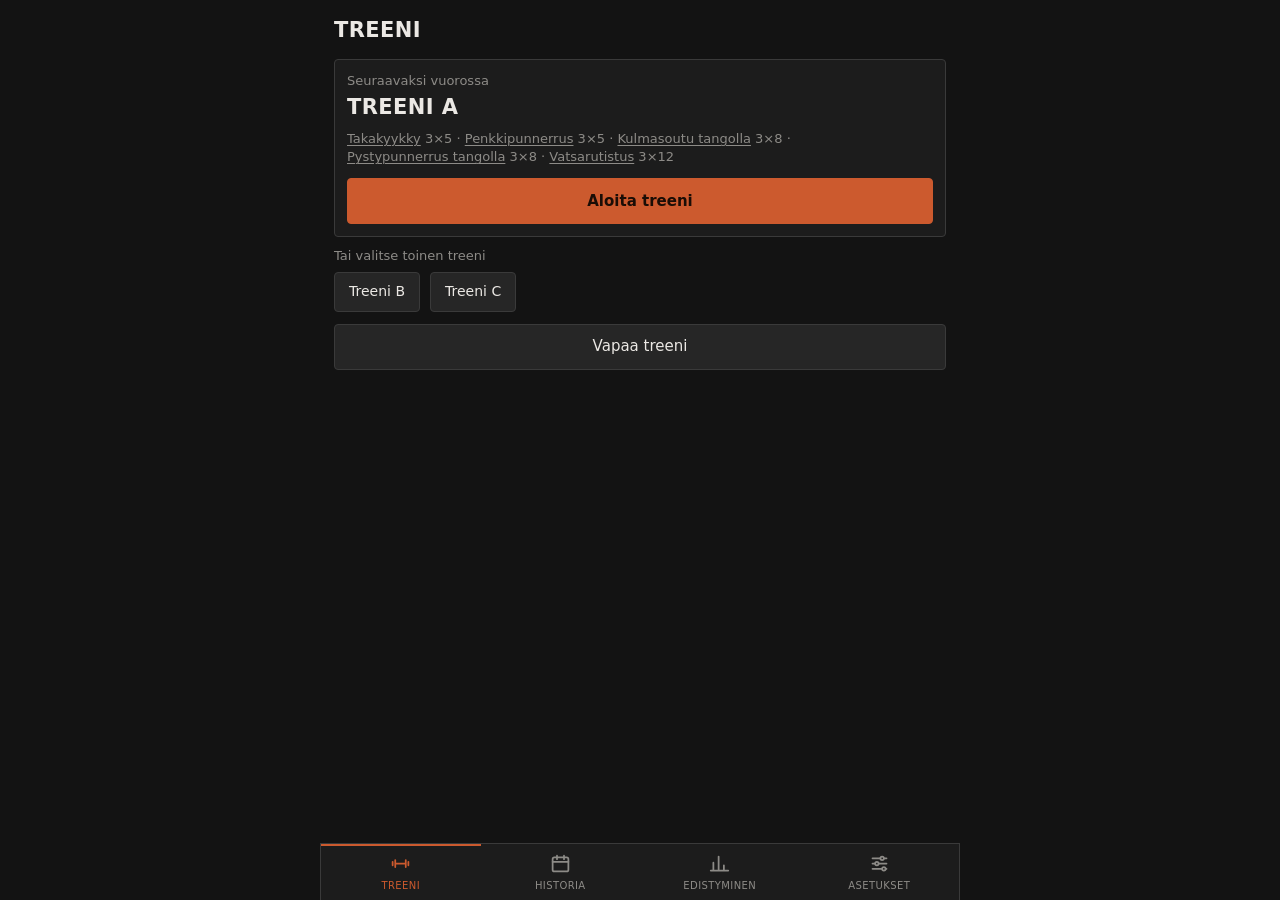
<file: index.html>
<!doctype html>
<html lang="fi">
<head>
  <meta charset="utf-8">
  <meta name="viewport" content="width=device-width,initial-scale=1,viewport-fit=cover">
  <meta name="theme-color" content="#0f1115">
  <meta name="mobile-web-app-capable" content="yes">
  <link rel="manifest" href="manifest.webmanifest">
  <link rel="icon" href="icons/icon-192.png">
  <link rel="apple-touch-icon" href="icons/icon-192.png">
  <title>Salitreeni</title>
  <link rel="stylesheet" href="styles.css">
</head>
<body>
  <main id="view"></main>
  <div id="rest" class="rest hidden"></div>
  <nav id="nav"></nav>
  <div id="modal-root"></div>
  <div id="toast" class="toast hidden"></div>
  <script type="module" src="js/app.js"></script>
</body>
</html>
</file>
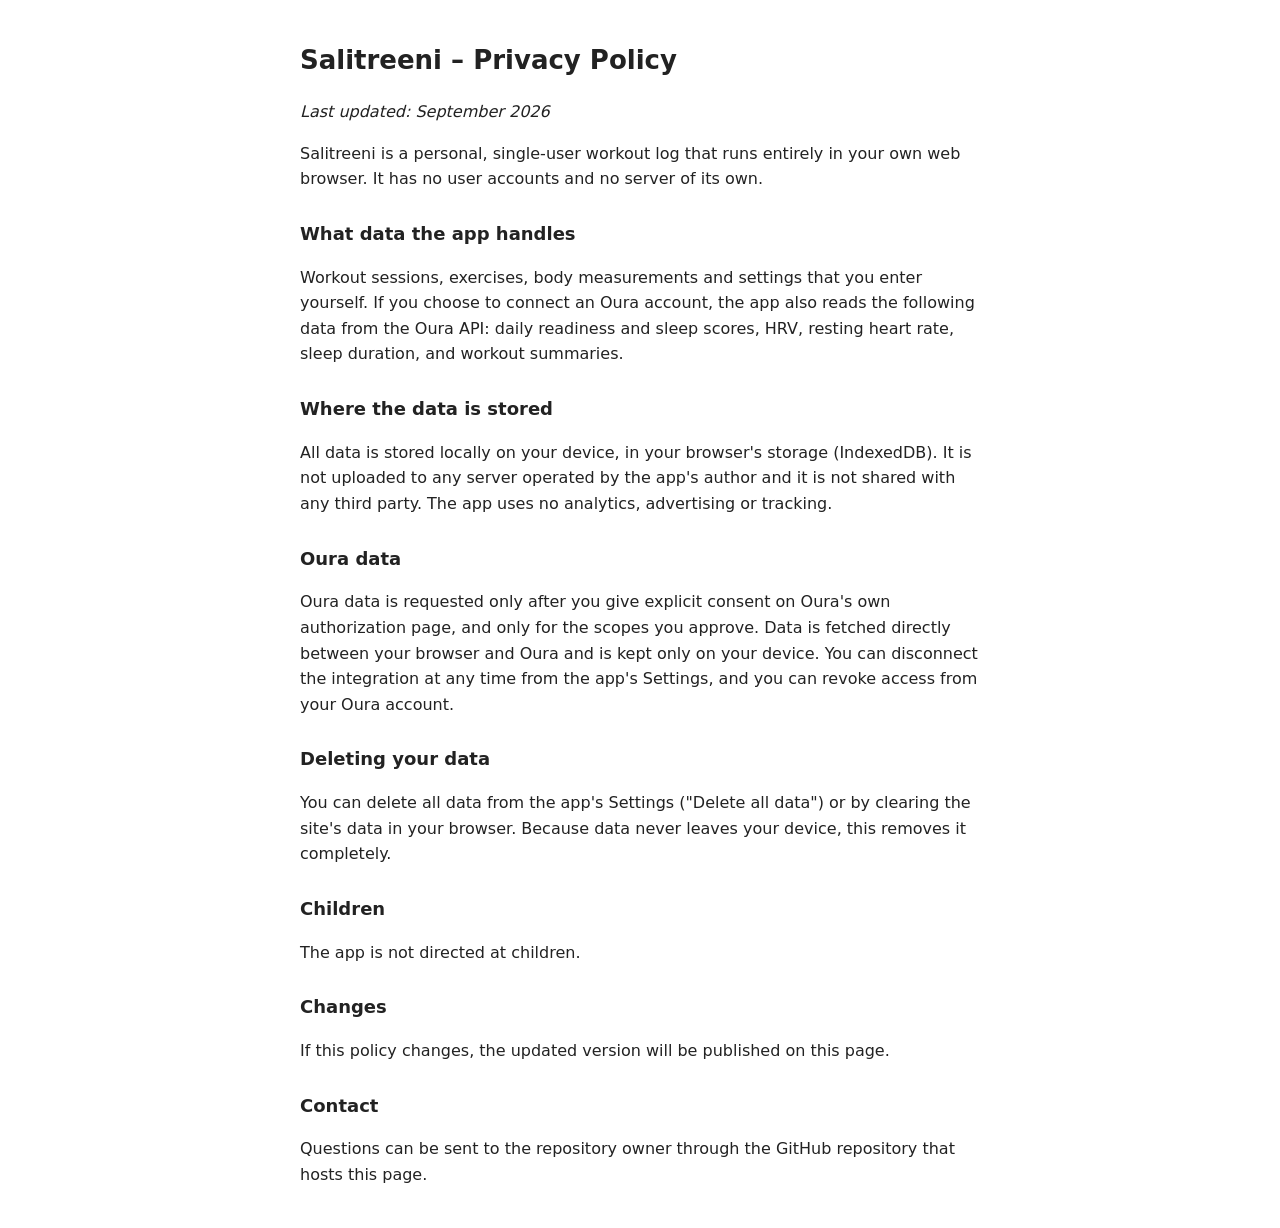
<file: privacy.html>
<!doctype html>
<html lang="en">
<head>
<meta charset="utf-8">
<meta name="viewport" content="width=device-width,initial-scale=1">
<title>Salitreeni – Privacy Policy</title>
<style>body{font:16px/1.6 system-ui,sans-serif;max-width:680px;margin:40px auto;padding:0 16px;color:#222}h1{font-size:26px}h2{font-size:18px;margin-top:28px}</style>
</head>
<body>
<h1>Salitreeni – Privacy Policy</h1>
<p><em>Last updated: September 2026</em></p>

<p>Salitreeni is a personal, single-user workout log that runs entirely in your own web browser. It has no user accounts and no server of its own.</p>

<h2>What data the app handles</h2>
<p>Workout sessions, exercises, body measurements and settings that you enter yourself. If you choose to connect an Oura account, the app also reads the following data from the Oura API: daily readiness and sleep scores, HRV, resting heart rate, sleep duration, and workout summaries.</p>

<h2>Where the data is stored</h2>
<p>All data is stored locally on your device, in your browser's storage (IndexedDB). It is not uploaded to any server operated by the app's author and it is not shared with any third party. The app uses no analytics, advertising or tracking.</p>

<h2>Oura data</h2>
<p>Oura data is requested only after you give explicit consent on Oura's own authorization page, and only for the scopes you approve. Data is fetched directly between your browser and Oura and is kept only on your device. You can disconnect the integration at any time from the app's Settings, and you can revoke access from your Oura account.</p>

<h2>Deleting your data</h2>
<p>You can delete all data from the app's Settings ("Delete all data") or by clearing the site's data in your browser. Because data never leaves your device, this removes it completely.</p>

<h2>Children</h2>
<p>The app is not directed at children.</p>

<h2>Changes</h2>
<p>If this policy changes, the updated version will be published on this page.</p>

<h2>Contact</h2>
<p>Questions can be sent to the repository owner through the GitHub repository that hosts this page.</p>
</body>
</html>
</file>
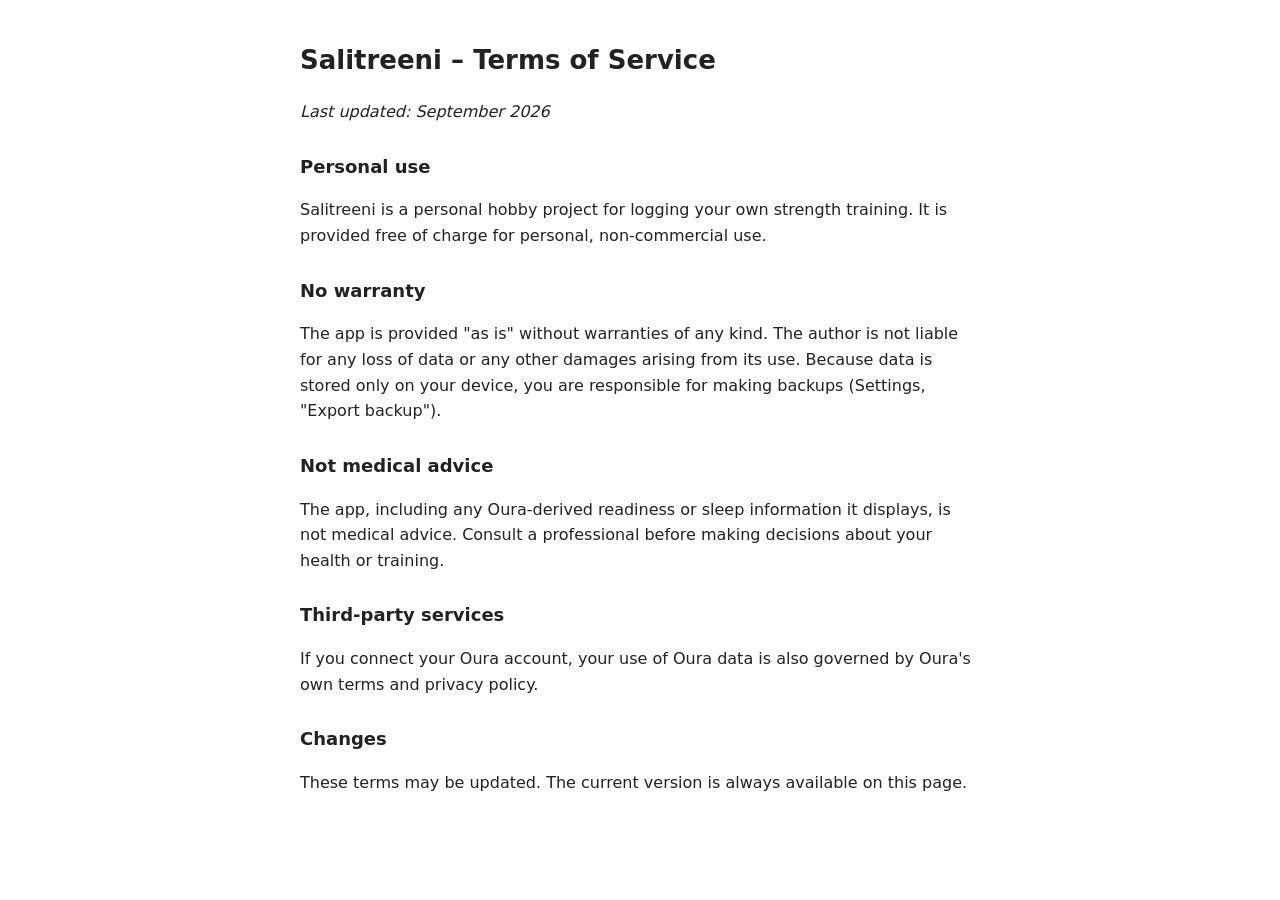
<file: terms.html>
<!doctype html>
<html lang="en">
<head>
<meta charset="utf-8">
<meta name="viewport" content="width=device-width,initial-scale=1">
<title>Salitreeni – Terms of Service</title>
<style>body{font:16px/1.6 system-ui,sans-serif;max-width:680px;margin:40px auto;padding:0 16px;color:#222}h1{font-size:26px}h2{font-size:18px;margin-top:28px}</style>
</head>
<body>
<h1>Salitreeni – Terms of Service</h1>
<p><em>Last updated: September 2026</em></p>

<h2>Personal use</h2>
<p>Salitreeni is a personal hobby project for logging your own strength training. It is provided free of charge for personal, non-commercial use.</p>

<h2>No warranty</h2>
<p>The app is provided "as is" without warranties of any kind. The author is not liable for any loss of data or any other damages arising from its use. Because data is stored only on your device, you are responsible for making backups (Settings, "Export backup").</p>

<h2>Not medical advice</h2>
<p>The app, including any Oura-derived readiness or sleep information it displays, is not medical advice. Consult a professional before making decisions about your health or training.</p>

<h2>Third-party services</h2>
<p>If you connect your Oura account, your use of Oura data is also governed by Oura's own terms and privacy policy.</p>

<h2>Changes</h2>
<p>These terms may be updated. The current version is always available on this page.</p>
</body>
</html>
</file>
<file: styles.css>
:root {
  /* "Rauta": teollinen harmaaskaala + yksi ruskeanpunainen (hapettuneen raudan) korostusväri.
     Kulta/messinki (--gold) ja punainen (--danger) ovat omia merkityksiään (ennätys / vaarallinen
     toiminto), eivät kilpaile korostusvärin kanssa. */
  --bg: #131313;
  --card: #1c1c1c;
  --card2: #262626;
  --line: #3a3a3a;
  --text: #ebe8e4;
  --muted: #8d8b87;
  --accent: #cc5a2e;
  --accent-ink: #1a0d06;
  --danger: #c3423b;
  --gold: #b6902c;
  --nav-h: 56px;
  --radius: 4px;
  --radius-lg: 10px;
}
* { box-sizing: border-box; -webkit-tap-highlight-color: transparent; }
html, body { margin: 0; background: var(--bg); color: var(--text); font: 14px/1.4 system-ui, -apple-system, 'Segoe UI', Roboto, sans-serif; }
body { overscroll-behavior-y: contain; }
main { padding: 12px 14px calc(var(--nav-h) + 80px + env(safe-area-inset-bottom)); max-width: 640px; margin: 0 auto; }
h1 { font-size: 21px; font-weight: 800; letter-spacing: 0.02em; text-transform: uppercase; margin: 4px 0 14px; }
h2 { font-size: 14px; font-weight: 800; letter-spacing: 0.06em; text-transform: uppercase; margin: 20px 0 8px; }
h3 { font-size: 11px; font-weight: 700; letter-spacing: 0.08em; text-transform: uppercase; color: var(--muted); margin: 0; }
.muted { color: var(--muted); }
.small { font-size: 13px; }
.hidden { display: none !important; }

.card { background: var(--card); border: 1px solid var(--line); border-radius: var(--radius); padding: 12px; margin-bottom: 10px; }
.row { display: flex; align-items: center; gap: 10px; }
.row.between { justify-content: space-between; }
.row.wrap { flex-wrap: wrap; }
.grow { flex: 1; min-width: 0; }
.stack > * + * { margin-top: 10px; }

button, .btn {
  font: inherit; color: var(--text); background: var(--card2); border: 1px solid var(--line);
  border-radius: var(--radius); min-height: 40px; padding: 8px 14px; cursor: pointer; touch-action: manipulation;
}
button:active { filter: brightness(1.25); }
button.primary { background: var(--accent); color: var(--accent-ink); border-color: var(--accent); font-weight: 700; }
button.danger { color: var(--danger); }
button.ghost { background: transparent; }
button.big { min-height: 46px; font-size: 15px; width: 100%; }
button.small { min-height: 32px; padding: 3px 10px; font-size: 13px; border-radius: var(--radius); }
button:disabled { opacity: 0.45; }

input, select, textarea {
  font: inherit; color: var(--text); background: var(--bg); border: 1px solid var(--line);
  border-radius: var(--radius); padding: 8px 10px; min-height: 40px; width: 100%;
}
textarea { min-height: 70px; resize: vertical; }
label { display: block; font-size: 13px; color: var(--muted); margin-bottom: 4px; }
.field { margin-bottom: 10px; }
.grid2 { display: grid; grid-template-columns: 1fr 1fr; gap: 10px; }

/* Alavalikko: kiinteä, litteä paneeli - ei kelluva pyöristetty korttimainen ulkoasu */
nav {
  position: fixed; left: 0; right: 0; bottom: 0; z-index: 20; display: flex;
  background: var(--card); border-top: 1px solid var(--line);
  padding-bottom: env(safe-area-inset-bottom); max-width: 640px; margin: 0 auto; border-left: 1px solid var(--line); border-right: 1px solid var(--line);
}
nav button {
  flex: 1 1 0; min-width: 0; padding: 0 2px; min-height: var(--nav-h); border: 0; border-radius: 0; background: transparent;
  color: var(--muted); font-size: 10px; text-align: center; line-height: 1.15; display: flex; flex-direction: column; align-items: center; justify-content: center; gap: 3px;
  letter-spacing: 0.04em; text-transform: uppercase;
}
nav button svg { width: 21px; height: 21px; stroke: currentColor; fill: none; stroke-width: 2; stroke-linecap: round; stroke-linejoin: round; }
nav button.on { color: var(--accent); box-shadow: inset 0 2px 0 var(--accent); }

/* Lepoajastin */
.rest {
  position: fixed; left: 10px; right: 10px; z-index: 19;
  bottom: calc(var(--nav-h) + 10px + env(safe-area-inset-bottom));
  background: var(--accent); color: var(--accent-ink); border-radius: var(--radius); padding: 6px 8px 6px 14px;
  display: flex; align-items: center; gap: 8px; box-shadow: 0 6px 24px #0008; max-width: 620px; margin: 0 auto;
}
.rest-t { flex: 1; font-size: 18px; font-weight: 800; font-variant-numeric: tabular-nums; }
.rest-t.done { font-size: 14px; }
.rest button { background: #00000030; color: var(--accent-ink); border: 0; font-weight: 700; }

/* Treeni */
/* vanhat vakiot */
.ex-head { display: flex; justify-content: space-between; align-items: baseline; gap: 8px; }
.ex-name { font-size: 18px; font-weight: 700; }
.set-row { display: flex; align-items: center; gap: 10px; padding: 8px 0; border-top: 1px solid var(--line); font-variant-numeric: tabular-nums; }
.set-no { width: 24px; color: var(--muted); }
.set-val { flex: 1; font-size: 18px; font-weight: 600; }
.pr { background: var(--gold); color: #221800; border-radius: var(--radius); padding: 1px 8px; font-size: 12px; font-weight: 800; letter-spacing: 0.03em; }
.stepper { display: flex; gap: 6px; align-items: stretch; }
.stepper input { flex: 1; min-width: 0; text-align: center; font-size: 26px; font-weight: 700; min-height: 60px; padding: 4px; }
.stepper button { flex: 0 0 72px; min-height: 60px; font-size: 26px; padding: 0; }
.inputs { display: grid; grid-template-columns: minmax(0, 1fr); gap: 10px; margin: 12px 0; }
.inputs .lbl { font-size: 12px; color: var(--muted); margin-bottom: 4px; display: flex; justify-content: space-between; }
.link { background: none; border: 0; color: var(--accent); min-height: 0; padding: 0; text-decoration: underline; font-size: 12px; }

/* Kalenteri */
.cal { display: grid; grid-template-columns: repeat(7, 1fr); gap: 4px; text-align: center; }
.cal .wd { font-size: 12px; color: var(--muted); padding: 4px 0; }
.cal button { min-height: 40px; padding: 2px; border-radius: var(--radius); display: flex; flex-direction: column; align-items: center; justify-content: center; gap: 3px; background: var(--card); }
.cal button.sel { border-color: var(--accent); }
.cal button.today { background: var(--card2); }
.cal .blank { visibility: hidden; }
.dots { display: flex; gap: 3px; height: 6px; }
.dot { width: 6px; height: 6px; border-radius: 50%; }
.dot.gym { background: var(--accent); }
.dot.body { background: var(--gold); }
.legend { display: flex; gap: 14px; font-size: 12px; color: var(--muted); margin-top: 8px; }
.legend i { display: inline-block; width: 8px; height: 8px; border-radius: 50%; margin-right: 5px; }

.chart { width: 100%; height: auto; display: block; }
.ct { font-size: 10px; fill: var(--text); }
.ct.muted { fill: var(--muted); }

table { width: 100%; border-collapse: collapse; font-size: 14px; font-variant-numeric: tabular-nums; }
th, td { text-align: left; padding: 8px 4px; border-top: 1px solid var(--line); }
th { color: var(--muted); font-weight: 600; font-size: 11px; letter-spacing: 0.05em; text-transform: uppercase; border-top: 0; }
td.r, th.r { text-align: right; }

.stat { text-align: center; }
.stat b { display: block; font-size: 19px; font-variant-numeric: tabular-nums; }
.stat span { font-size: 11px; letter-spacing: 0.04em; text-transform: uppercase; color: var(--muted); }
.statrow { display: grid; grid-template-columns: repeat(4, 1fr); gap: 8px; }

/* Modaali */
.overlay { position: fixed; inset: 0; background: #000a; z-index: 40; display: flex; align-items: flex-end; justify-content: center; }
.sheet { background: var(--card); width: 100%; max-width: 640px; max-height: 88vh; overflow: auto; border-radius: var(--radius-lg) var(--radius-lg) 0 0; padding: 16px 16px calc(16px + env(safe-area-inset-bottom)); border: 1px solid var(--line); }
.sheet h2 { margin-top: 0; }
.sheet .actions { display: flex; gap: 10px; margin-top: 14px; }
.sheet .actions > * { flex: 1; }
.pick { display: block; width: 100%; text-align: left; margin-bottom: 6px; }
.grouphd { font-size: 12px; color: var(--muted); margin: 12px 0 6px; text-transform: uppercase; letter-spacing: 0.05em; }

.toast { position: fixed; z-index: 50; left: 50%; transform: translateX(-50%); bottom: calc(var(--nav-h) + 80px); background: var(--text); color: var(--bg); padding: 10px 16px; border-radius: var(--radius); font-weight: 600; max-width: 90%; }
.err { color: var(--danger); }
.ok { color: var(--accent); }
.tpl-item { padding: 8px 0; border-top: 1px solid var(--line); }
.grid3 { display: grid; grid-template-columns: 1fr 1fr 1fr; gap: 8px; }
.tpl-item input { min-height: 36px; padding: 4px 8px; }
code { background: var(--bg); padding: 2px 6px; border-radius: var(--radius); word-break: break-all; }
input[type=number]::-webkit-outer-spin-button, input[type=number]::-webkit-inner-spin-button { -webkit-appearance: none; margin: 0; }
input[type=number] { -moz-appearance: textfield; appearance: textfield; }

/* Treeninäkymä: litteä, kompakti sarjalista */
.topbar { position: sticky; top: 0; z-index: 10; display: flex; justify-content: space-between; align-items: center;
  margin: -12px -14px 6px; padding: 10px 14px; background: var(--bg); border-bottom: 1px solid var(--line); font-variant-numeric: tabular-nums; }
.topbar b { font-size: 15px; letter-spacing: 0.02em; text-transform: uppercase; }
button.finish { background: none; border: 0; color: var(--accent); font-weight: 700; letter-spacing: 0.06em; text-transform: uppercase; font-size: 13px; min-height: 32px; padding: 4px 0 4px 12px; }
.ex { margin: 18px 0 22px; }
.exh { display: flex; justify-content: space-between; align-items: center; }
.exn { font-size: 16px; font-weight: 700; letter-spacing: 0.01em; color: var(--text); }
.exn-link { background: none; border: 0; padding: 0; min-height: auto; text-align: left; text-decoration: underline; text-decoration-color: var(--line); text-underline-offset: 3px; }
.exn-link:active { filter: none; text-decoration-color: var(--accent); }
/* Yleinen tekstinsisäinen linkki liikkeen nimeen: perii ympäröivän tekstin fontin/värin. */
.lnk { background: none; border: 0; padding: 0; margin: 0; min-height: auto; color: inherit; font: inherit; text-decoration: underline; text-decoration-color: currentColor; text-decoration-thickness: 1px; text-underline-offset: 2px; cursor: pointer; }
.lnk:active { opacity: .65; filter: none; }
button.more { background: none; border: 0; color: var(--muted); font-size: 20px; line-height: 1; min-height: 32px; padding: 0 6px; }
.note { color: var(--muted); font-size: 13px; margin: 2px 0 4px; }
.shead, .srow { display: grid; grid-template-columns: 34px 1fr 1fr 1fr 38px; gap: 8px; align-items: center; }
.shead { margin: 10px 0 4px; font-size: 10px; letter-spacing: 0.08em; text-transform: uppercase; color: var(--muted); text-align: center; font-weight: 600; }
.srow { padding: 3px 0; border-radius: var(--radius); font-variant-numeric: tabular-nums; }
.srow.done { background: rgba(204, 90, 46, 0.14); }
.sno { background: none; border: 0; color: var(--text); font-weight: 700; min-height: 34px; padding: 0; border-radius: var(--radius); }
.sno.pr { color: var(--gold); font-size: 11px; font-weight: 800; }
.prev { text-align: center; color: var(--muted); font-size: 13px; white-space: nowrap; }
input.cell { min-height: 34px; padding: 2px 4px; text-align: center; font-size: 15px; font-weight: 600; background: var(--card2); border: 0; border-radius: var(--radius); }
.srow.done input.cell { background: transparent; }
button.chk { min-height: 34px; width: 38px; padding: 0; border: 0; background: var(--card2); color: var(--muted); border-radius: var(--radius); font-size: 15px; }
button.chk.on { background: var(--accent); color: var(--accent-ink); font-weight: 800; }
button.restline { display: flex; align-items: center; gap: 10px; width: 100%; background: none; border: 0; min-height: 22px; padding: 0; color: var(--muted); font-size: 12px; font-variant-numeric: tabular-nums; border-radius: 0; }
button.restline::before, button.restline::after { content: ''; flex: 1; height: 1px; background: var(--line); }
button.addset, button.addex { display: block; width: 100%; background: none; border: 0; color: var(--accent); font-size: 12px; font-weight: 700; letter-spacing: 0.08em; text-transform: uppercase; min-height: 40px; }
button.pick.danger { color: var(--danger); }
</file>
